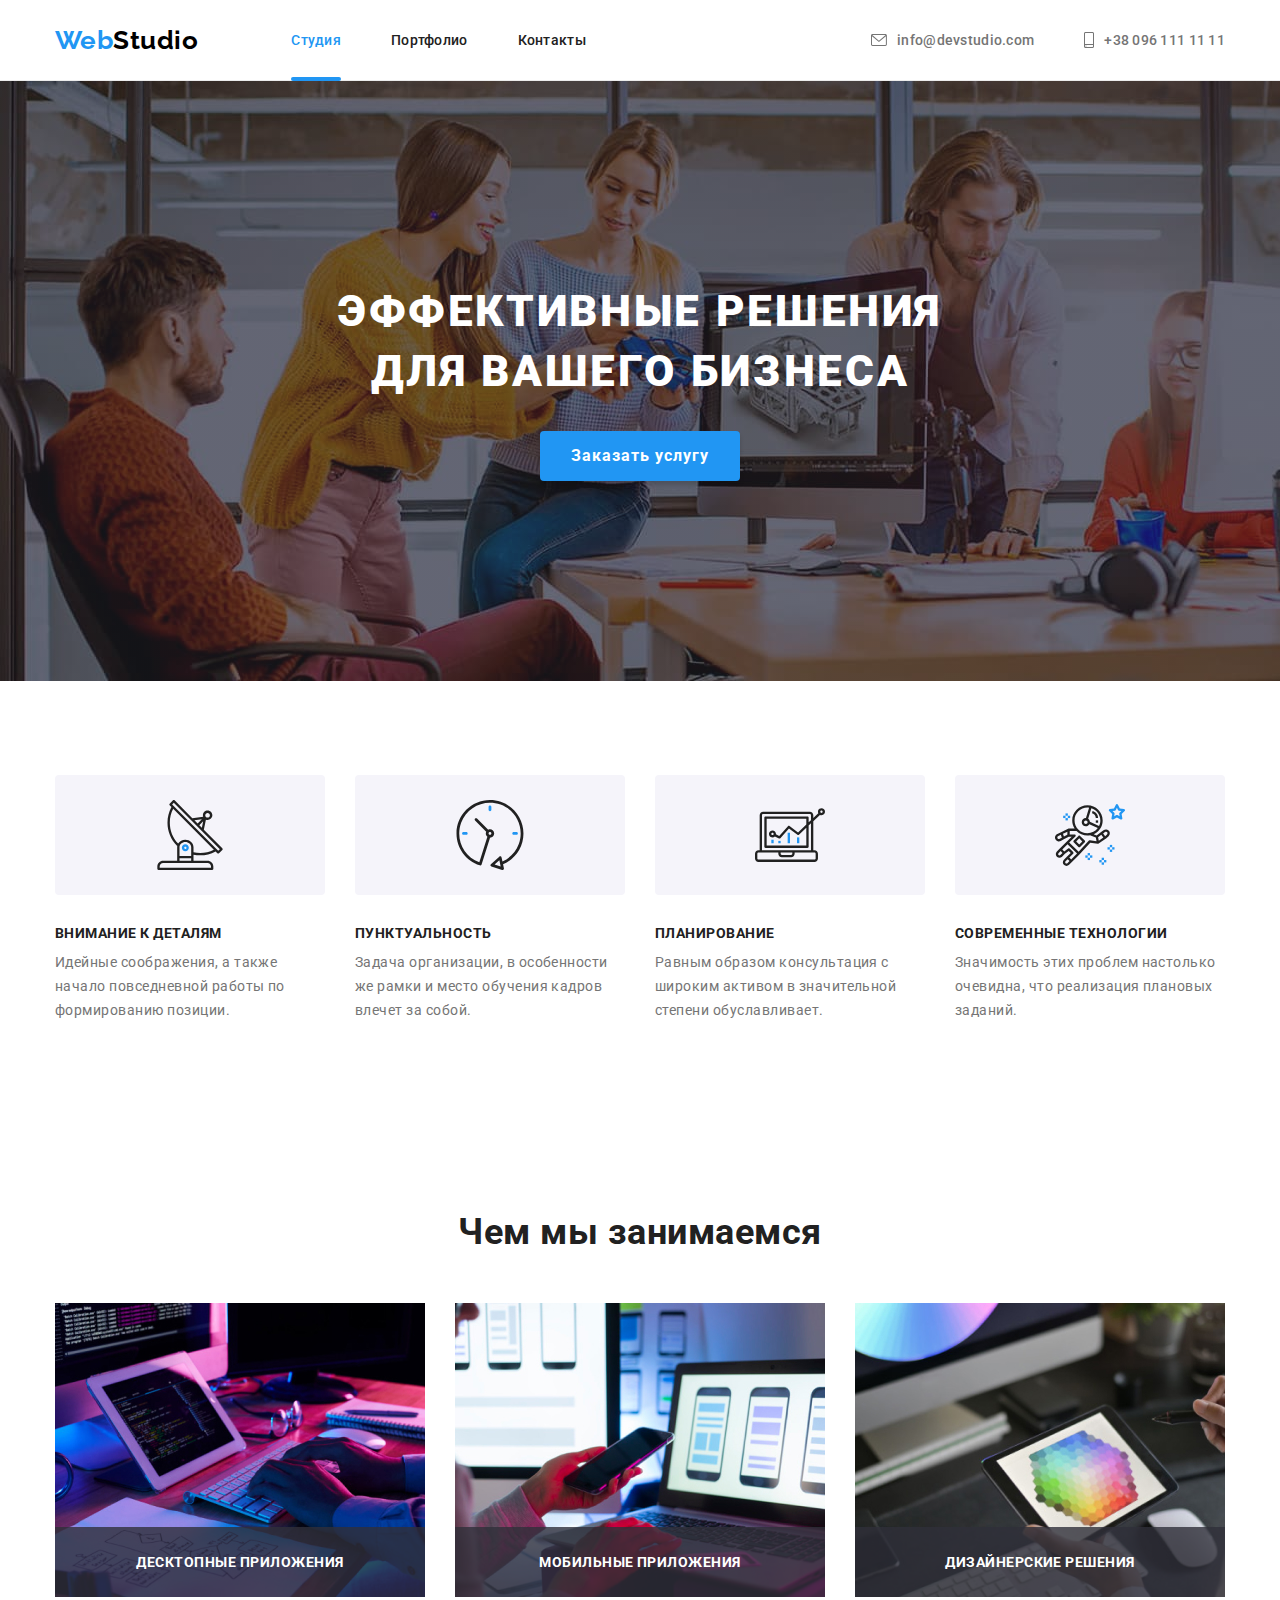
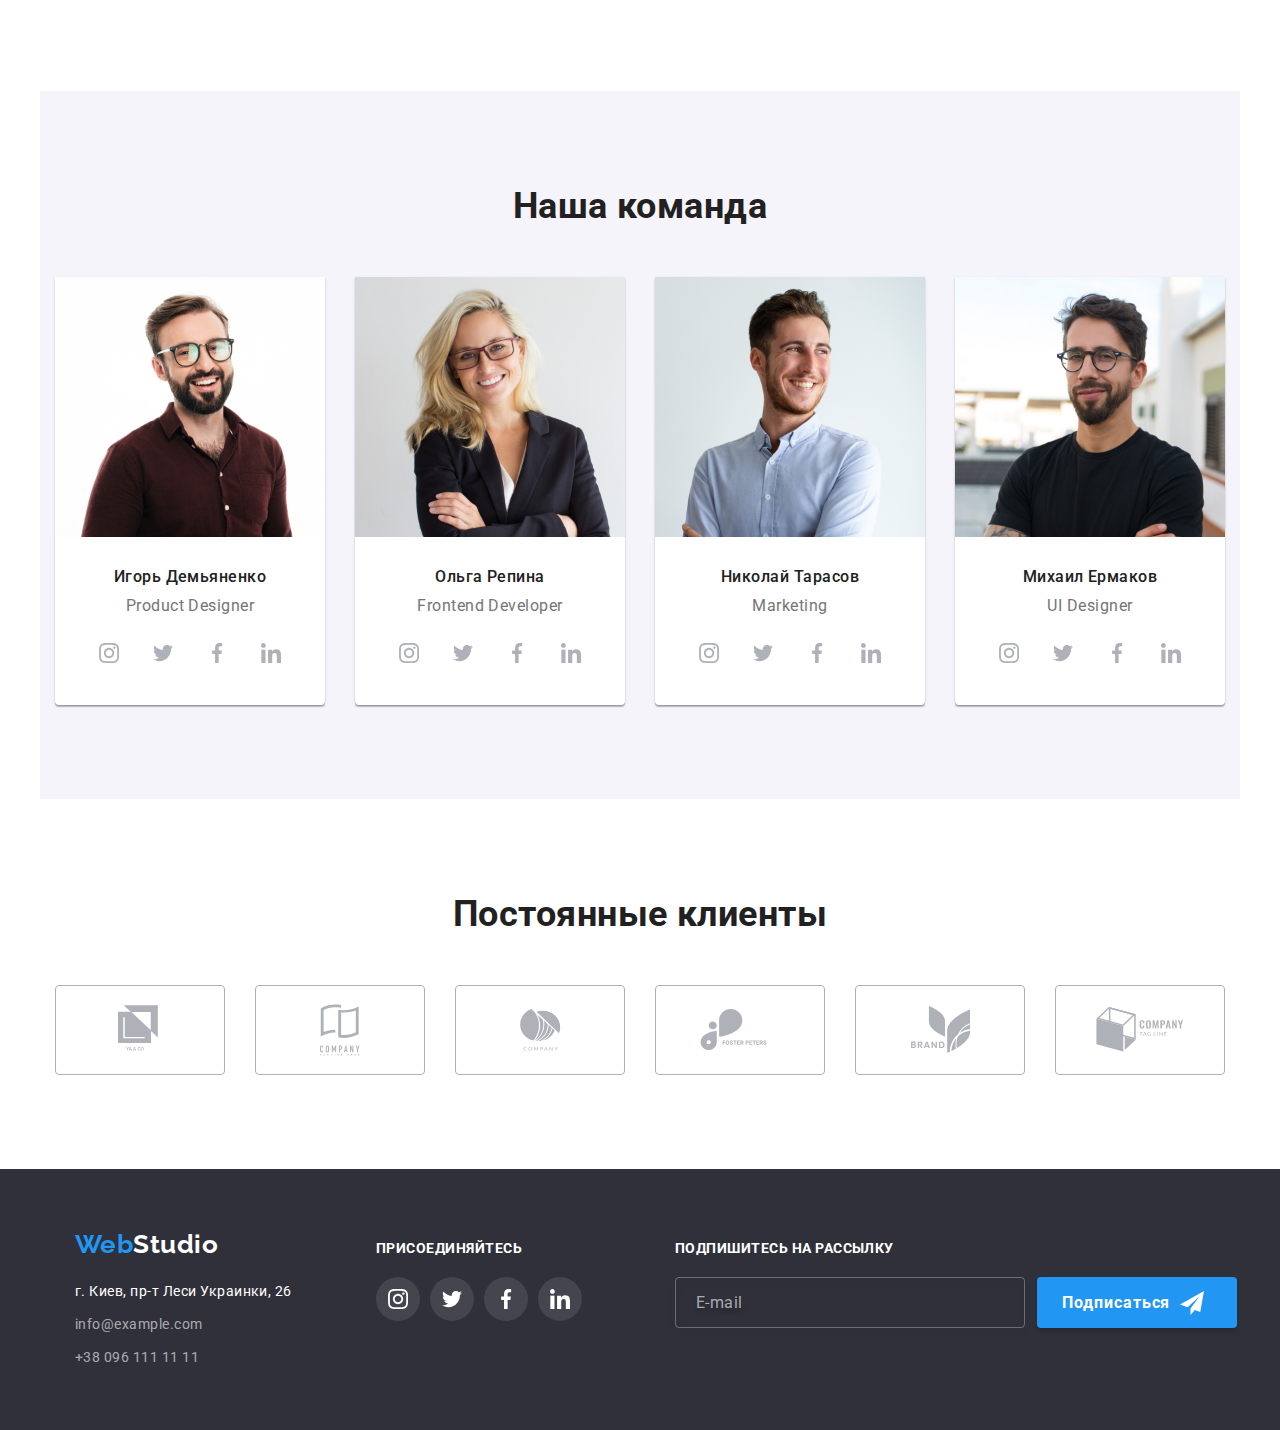
<file: index.html>
<!DOCTYPE html>
<html lang="ru">
<head>
    <meta charset="UTF-8">
    <meta name="viewport" content="width=device-width, initial-scale=1.0">
    <title>WebStudio</title>
    <link rel="preconnect" href="https://fonts.gstatic.com">
    <link href="https://fonts.googleapis.com/css2?family=Raleway:wght@700&family=Roboto:wght@400;500;700;900&display=swap"
        rel="stylesheet">
    <link rel="stylesheet" href="https://cdnjs.cloudflare.com/ajax/libs/modern-normalize/1.0.0/modern-normalize.min.css">
    <link rel="stylesheet" href="./css/main.min.css">
</head>
<body>
    <!-- Шапка страницы -->
    <header class="header">
        <!-- Главная навигация -->
      <div class="container">
          <nav class="navigation">
        <!-- Логотип, всегда ссылка -->
        <a href="./index.html" aria-label="логотип сайта" class="logo"><span class="logo-accent">Web</span>Studio</a>
    
        <ul class="site-nav list">
            <li class="item">
                <a href="./index.html" class="link current">Студия</a>
            </li>
            <li class="item">
                <a href="./portfolio.html" class="link">Портфолио</a>
            </li>
            <li class="item">
                <a href="./contacts.html" class="link">Контакты</a>
            </li>
        </ul>
    </nav>
    
    <address>
        <ul class="contacts-nav list">
            <li class="item">
                <a href="mailto:info@devstudio.com" class="link link-contact">
                    <svg class="mail-icon">
                        <use href="./images/svg/sprite.svg#icon-envelope"></use>
                    </svg>info@devstudio.com</a>
            </li>
            <li class="item">
                <a href="tel:+380961111111" class="link link-contact">
                    <svg class="tel-icon">
                        <use href="./images/svg/sprite.svg#icon-smartphone"></use>
                    </svg>+38 096 111 11 11</a>
            </li>
        </ul>
    </address>
      </div>
    </header>
    <main>
        <!-- Hero -->
        <section class="hero">
            <h1 class="hero-title">Эффективные решения <br> для вашего бизнеса</h1>
            <button class="button" type="button" data-modal-open>Заказать услугу</button>
        </section>
        </div>
        <!-- Особенности -->
        <section class="features">
            <div class="container">
                <h2 class="visually-hidden">Особенности</h2>
                <ul class="list">
                    <li class="features-item">
                        <div class="features-bcg-icon">
                            <svg class="features-icon">
                                <use href="./images/svg/sprite.svg#icon-antenna"></use>
                            </svg>
                        </div>
                        <h3 class="features-title">Внимание к деталям</h3>
                        <p class="features-description">Идейные соображения, а также начало повседневной работы по формированию позиции.
                        </p>
                    </li>
                    <li class="features-item">
                        <div class="features-bcg-icon">
                            <svg class="features-icon">
                                <use href="./images/svg/sprite.svg#icon-clock"></use>
                            </svg>
                        </div>
                        <h3 class="features-title">Пунктуальность</h3>
                        <p class="features-description">Задача организации, в особенности же рамки и место обучения кадров влечет за
                            собой.</p>
                    </li>
                    <li class="features-item">
                        <div class="features-bcg-icon">
                            <svg class="features-icon">
                                <use href="./images/svg/sprite.svg#icon-diagram"></use>
                            </svg>
                        </div>
                        <h3 class="features-title">Планирование</h3>
                        <p class="features-description">Равным образом консультация с широким активом в значительной степени
                            обуславливает.</p>
                    </li>
                    <li class="features-item">
                        <div class="features-bcg-icon">
                            <svg class="features-icon">
                                <use href="./images/svg/sprite.svg#icon-astronaut"></use>
                            </svg>
                        </div>
                        <h3 class="features-title">Современные технологии</h3>
                        <p class="features-description">Значимость этих проблем настолько очевидна, что реализация плановых заданий.</p>
                    </li>
                </ul>
            </div>
        </section>

        <!-- Чем мы занимаемся -->
        <section class="about container">
                <h2 class="about-title">Чем мы занимаемся</h2>
                <ul class="list">
                    <li class="about-item"><img src="images/main/box1.jpg" alt="работа с десктопными приложениями" width="370" height="294"><p>Десктопные приложения</p></li>
                    <li class="about-item"><img src="images/main/box2.jpg" alt="работа с телефонными приложениями" width="370" height="294"><p>Мобильные приложения</p></li>
                    <li class="about-item"><img src="images/main/box3.jpg" alt="работа с дизайном" width="370" height="294"><p>Дизайнерские решения</p></li>
                </ul>
        </section>
        <!-- Наша команда -->
        <section class="team container">
            <h2 class="team-title">Наша команда</h2>
            <ul class="list team">
                <li class="team-item">
                    <img src="images/main/our-team/igor-demianenko-img.jpg" alt="фото Игорь Демьяненко" width="270" height="260">
                    <div class="team-item-content">
                        <h3 class="team-item-title">Игорь Демьяненко</h3>
                        <p class="team-item-description" lang="en">Product Designer</p>
                        <ul class="list social-list">
                            <li class="social-item">
                                <a class="link" href="">
                                    <svg class="icon social-icon">
                                        <use href="./images/svg/sprite.svg#icon-instagram"></use>
                                    </svg>
                                </a>
                            </li>
                            <li class="social-item">
                                <a class="link" href="">
                                    <svg class="icon social-icon">
                                        <use href="./images/svg/sprite.svg#icon-twitter"></use>
                                    </svg>
                                </a>
                            </li>
                            <li class="social-item">
                                <a class="link" href="">
                                    <svg class="icon social-icon">
                                        <use href="./images/svg/sprite.svg#icon-facebook"></use>
                                    </svg>
                                </a>
                            </li>
                            <li class="social-item">
                                <a class="link" href="">
                                    <svg class="icon social-icon">
                                        <use href="./images/svg/sprite.svg#icon-linkedin"></use>
                                    </svg>
                                </a>
                            </li>
                        </ul>
                    </div>
                </li>
                <li class="team-item">
                    <img src="images/main/our-team/olga-repina-img.jpg" alt="фото Ольга Репина" width="270" height="260">
                    <div class="team-item-content">
                        <h3 class="team-item-title">Ольга Репина</h3>
                        <p class="team-item-description" lang="en">Frontend Developer</p>
                        <ul class="list social-list">
                            <li class="social-item">
                                <a class="link" href="">
                                    <svg class="icon social-icon">
                                        <use href="./images/svg/sprite.svg#icon-instagram"></use>
                                    </svg>
                                </a>
                            </li>
                            <li class="social-item">
                                <a class="link" href="">
                                    <svg class="icon social-icon">
                                        <use href="./images/svg/sprite.svg#icon-twitter"></use>
                                    </svg>
                                </a>
                            </li>
                            <li class="social-item">
                                <a class="link" href="">
                                    <svg class="icon social-icon">
                                        <use href="./images/svg/sprite.svg#icon-facebook"></use>
                                    </svg>
                                </a>
                            </li>
                            <li class="social-item">
                                <a class="link" href="">
                                    <svg class="icon social-icon">
                                        <use href="./images/svg/sprite.svg#icon-linkedin"></use>
                                    </svg>
                                </a>
                            </li>
                        </ul>
                    </div>
                </li>
                <li class="team-item">
                    <img src="images/main/our-team/nikolai-tarasov-img.jpg" alt="фото Николай Тарасов" width="270" height="260">
                    <div class="team-item-content">
                        <h3 class="team-item-title">Николай Тарасов</h3>
                        <p class="team-item-description" lang="en">Marketing</p>
                        <ul class="list social-list">
                            <li class="social-item">
                                <a class="link" href="">
                                    <svg class="icon social-icon">
                                        <use href="./images/svg/sprite.svg#icon-instagram"></use>
                                    </svg>
                                </a>
                            </li>
                            <li class="social-item">
                                <a class="link" href="">
                                    <svg class="icon social-icon">
                                        <use href="./images/svg/sprite.svg#icon-twitter"></use>
                                    </svg>
                                </a>
                            </li>
                            <li class="social-item">
                                <a class="link" href="">
                                    <svg class="icon social-icon">
                                        <use href="./images/svg/sprite.svg#icon-facebook"></use>
                                    </svg>
                                </a>
                            </li>
                            <li class="social-item">
                                <a class="link" href="">
                                    <svg class="icon social-icon">
                                        <use href="./images/svg/sprite.svg#icon-linkedin"></use>
                                    </svg>
                                </a>
                            </li>
                        </ul>
                    </div>
                </li>
                <li class="team-item">
                    <img src="images/main/our-team/michael-ermakov.jpg" alt="фото Михаил Ермаков" width="270" height="260">
                    <div class="team-item-content">
                        <h3 class="team-item-title">Михаил Ермаков</h3>
                        <p class="team-item-description" lang="en">UI Designer</p>
                        <ul class="list social-list">
                            <li class="social-item">
                                <a class="link" href="">
                                    <svg class="icon social-icon">
                                        <use href="./images/svg/sprite.svg#icon-instagram"></use>
                                    </svg>
                                </a>
                            </li>
                            <li class="social-item">
                                <a class="link" href="">
                                    <svg class="icon social-icon">
                                        <use href="./images/svg/sprite.svg#icon-twitter"></use>
                                    </svg>
                                </a>
                            </li>
                            <li class="social-item">
                                <a class="link" href="">
                                    <svg class="icon social-icon">
                                        <use href="./images/svg/sprite.svg#icon-facebook"></use>
                                    </svg>
                                </a>
                            </li>
                            <li class="social-item">
                                <a class="link" href="">
                                    <svg class="icon social-icon">
                                        <use href="./images/svg/sprite.svg#icon-linkedin"></use>
                                    </svg>
                                </a>
                            </li>
                        </ul>
                    </div>
                </li>
            </ul>

        </section>
        <!-- Постоянные клиенты -->
        <section class="container">
                <h2 class="customers-title">Постоянные клиенты</h2>
                <ul class="list customers">
                    <li>
                        <a class="customer-link" href="">
                            <svg class="icon customer-icon" width="44" height="49">
                                <use href="./images/svg/sprite.svg#icon-logo-1"></use>
                            </svg>
                        </a>
                    </li>
                    <li>
                        <a class="customer-link" href="">
                            <svg class="icon customer-icon" width="40" height="52">
                                <use href="./images/svg/sprite.svg#icon-logo-2"></use>
                            </svg>
                        </a>
                    </li>
                    <li>
                        <a class="customer-link" href="">
                            <svg class="icon customer-icon" width="41" height="42">
                                <use href="./images/svg/sprite.svg#icon-logo-3"></use>
                            </svg>
                        </a>
                    </li>
                    <li>
                        <a class="customer-link" href="">
                            <svg class="icon customer-icon" width="80" height="42">
                                <use href="./images/svg/sprite.svg#icon-logo-4"></use>
                            </svg>
                        </a>
                    </li>
                    <li>
                        <a class="customer-link" href="">
                            <svg class="icon customer-icon" width="59" height="47">
                                <use href="./images/svg/sprite.svg#icon-logo-5"></use>
                            </svg>
                        </a>
                    </li>
                    <li>
                        <a class="customer-link" href="">
                            <svg class="icon customer-icon" width="88" height="45">
                                <use href="./images/svg/sprite.svg#icon-logo-6"></use>
                            </svg>
                        </a>
                    </li>
                </ul>
        </section>
    </main>
    <!-- Подвал -->
    <footer class="footer">
        <!-- Логотип, всегда ссылка -->
        <div class="container">
            <div class="address">
                <a href="./index.html" aria-label="логотип сайта" class="logo inverse"><span class="logo-accent">Web</span>Studio</a>
                <!-- Контакты -->
                <address>
                    <ul class="list">
                        <li class="item"><a href="https://goo.gl/maps/KZqqGX3hnb8J8rTS9" class="link" target="_blank"
                                rel="noreferrer noopener">г.
                                Киев, пр-т Леси Украинки, 26</a></li>
                        <li class="item"><a href="mailto:info@example.com" class="link">info@example.com</a></li>
                        <li class="item"><a href="tel:+380961111111" class="link">+38 096 111 11 11</a></li>
                    </ul>
                </address>
            </div>
            <div class="social-media">
                <b>присоединяйтесь</b>
                <ul class="list social-list">
                    <li class="social-item">
                        <a class="link" href="">
                            <svg class="social-icon">
                                <use href="./images/svg/sprite.svg#icon-instagram"></use>
                            </svg>
                        </a>
                    </li>
                    <li class="social-item">
                        <a class="link" href="">
                            <svg class="social-icon">
                                <use href="./images/svg/sprite.svg#icon-twitter"></use>
                            </svg>
                        </a>
                    </li>
                    <li class="social-item">
                        <a class="link" href="">
                            <svg class="social-icon">
                                <use href="./images/svg/sprite.svg#icon-facebook"></use>
                            </svg>
                        </a>
                    </li>
                    <li class="social-item">
                        <a class="link" href="">
                            <svg class="social-icon">
                                <use href="./images/svg/sprite.svg#icon-linkedin"></use>
                            </svg>
                        </a>
                    </li>
                </ul>
            </div>
            <div class="subscription">
                <b>Подпишитесь на рассылку</b>
                <form class="subscription-form">
                    <input type="email" name="mail-subscription" id="mail-subscription" placeholder=" " class="subscription-input">
                    <label for="mail-subscription" class="subscription-label">E-mail</label>
                    <button type="submit" class="button">Подписаться<svg class="subscription-icon">
                        <use href="./images/svg/sprite.svg#icon-send"></use>
                    </svg>
                </button>
                </form>
            </div>
        </div>   
    </footer>
    <!-- Модальное окно -->
    <div class="backdrop is-hidden" data-modal>
        <div class="modal">
            <button type="button" class="close-btn" data-modal-close>
                <svg class="close">
                    <use href="./images/svg/sprite.svg#icon-vector"></use>
                </svg>
            </button>
            <b>Оставьте свои данные, мы вам перезвоним</b>
            <form class="js-speaker-form modal-form">
                <div class="form-field">
                    <input id="name" type="text" class="form-input" name="user-name" placeholder=" " autocomplete="off">
                    <label for="name" class="form-label">Имя</label>
                    <svg class="form-icon">
                        <use href="./images/svg/sprite.svg#icon-person-black"></use>
                    </svg>
                </div>
                <div class="form-field">
                    <input id="tel" type="tel" class="form-input" name="tel" placeholder=" " autocomplete="off">
                    <label for="tel" class="form-label">Телефон</label>
                    <svg class="form-icon">
                        <use href="./images/svg/sprite.svg#icon-phone-black"></use>
                    </svg>
                </div>
                <div class="form-field">
                    <input id="mail" type="email" class="form-input" name="e-mail" placeholder=" " autocomplete="off">
                    <label for="mail" class="form-label">Почта</label>
                    <svg class="form-icon">
                        <use href="./images/svg/sprite.svg#icon-email-black"></use>
                    </svg>
                </div>
                <div class="form-field">
                    <textarea class="form-comment" name="user-comment" placeholder="Введите текст"></textarea>
                    <label class="form-label comment">Комментарий</label>
                </div>
                <input id="user-policy" type="checkbox" name="user-policy" value="accept-policy" class="visually-hidden form-checkbox" required>
                    <!-- <span class="check-box"></span> -->
                <label for="user-policy" class="form-policy-text">Соглашаюсь с рассылкой и принимаю<a href="#">Условия договора</a>
                </label>
                <button type="submit" class="button form-btn">Отправить</button>
            </form>
        </div>
    <script src="./js/modal.js"></script>
    <script>
        (() => {
            document
                .querySelector('.js-speaker-form')
                .addEventListener('submit', e => {
                    e.preventDefault();

                    new FormData(e.currentTarget).forEach((value, name) =>
                        console.log(`${name}: ${value}`),
                    );

                    e.currentTarget.reset();
                });
        })();
    </script>
</body>
</html>
</file>
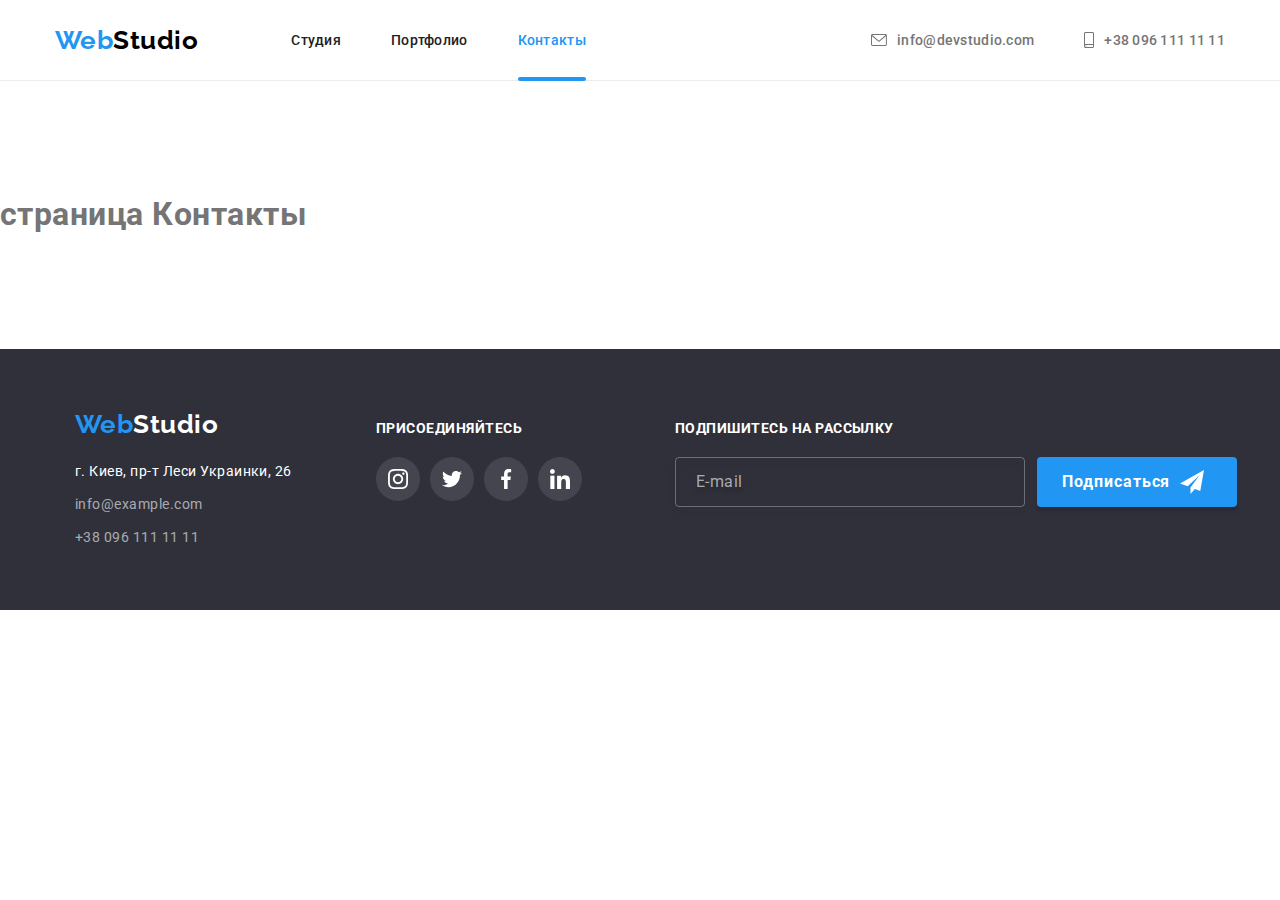
<file: contacts.html>
<!DOCTYPE html>
<html lang="en">
<head>
    <meta charset="UTF-8">
    <meta name="viewport" content="width=device-width, initial-scale=1.0">
    <title>WebStudio</title>
    <link rel="preconnect" href="https://fonts.gstatic.com">
    <link href="https://fonts.googleapis.com/css2?family=Raleway:wght@700&family=Roboto:wght@400;500;700;900&display=swap"
        rel="stylesheet">
    <link rel="stylesheet" href="https://cdnjs.cloudflare.com/ajax/libs/modern-normalize/1.0.0/modern-normalize.min.css">
    <link rel="stylesheet" href="./css/main.min.css">
</head>
<body>
    <!-- Шапка страницы -->
    <header class="header">
        <!-- Главная навигация -->
        <div class="container">
            <nav class="navigation">
                <!-- Логотип, всегда ссылка -->
                <a href="./index.html" aria-label="логотип сайта" class="logo"><span
                        class="logo-accent">Web</span>Studio</a>
    
                <ul class="site-nav list">
                    <li class="item">
                        <a href="./index.html" class="link">Студия</a>
                    </li>
                    <li class="item">
                        <a href="./portfolio.html" class="link">Портфолио</a>
                    </li>
                    <li class="item">
                        <a href="./contacts.html" class="link current">Контакты</a>
                    </li>
                </ul>
            </nav>
    
            <address>
                <ul class="contacts-nav list">
                    <li class="item">
                        <a href="mailto:info@devstudio.com" class="link link-contact">
                            <svg class="mail-icon">
                                <use href="./images/svg/sprite.svg#icon-envelope"></use>
                            </svg>info@devstudio.com</a>
                    </li>
                    <li class="item">
                        <a href="tel:+380961111111" class="link link-contact">
                            <svg class="tel-icon">
                                <use href="./images/svg/sprite.svg#icon-smartphone"></use>
                            </svg>+38 096 111 11 11</a>
                    </li>
                </ul>
            </address>
        </div>
    </header>
    <main>
        <section>
            <h1>страница Контакты</h1>
        </section>
    </main>
    <!-- Подвал -->
    <footer class="footer">
        <!-- Логотип, всегда ссылка -->
        <div class="container">
            <div class="address">
                <a href="./index.html" aria-label="логотип сайта" class="logo inverse"><span
                        class="logo-accent">Web</span>Studio</a>
                <!-- Контакты -->
                <address>
                    <ul class="list">
                        <li class="item"><a href="https://goo.gl/maps/KZqqGX3hnb8J8rTS9" class="link" target="_blank"
                                rel="noreferrer noopener">г.
                                Киев, пр-т Леси Украинки, 26</a></li>
                        <li class="item"><a href="mailto:info@example.com" class="link">info@example.com</a></li>
                        <li class="item"><a href="tel:+380961111111" class="link">+38 096 111 11 11</a></li>
                    </ul>
                </address>
            </div>
            <div class="social-media">
                <b>присоединяйтесь</b>
                <ul class="list social-list">
                    <li class="social-item">
                        <a class="link" href="">
                            <svg class="social-icon">
                                <use href="./images/svg/sprite.svg#icon-instagram"></use>
                            </svg>
                        </a>
                    </li>
                    <li class="social-item">
                        <a class="link" href="">
                            <svg class="social-icon">
                                <use href="./images/svg/sprite.svg#icon-twitter"></use>
                            </svg>
                        </a>
                    </li>
                    <li class="social-item">
                        <a class="link" href="">
                            <svg class="social-icon">
                                <use href="./images/svg/sprite.svg#icon-facebook"></use>
                            </svg>
                        </a>
                    </li>
                    <li class="social-item">
                        <a class="link" href="">
                            <svg class="social-icon">
                                <use href="./images/svg/sprite.svg#icon-linkedin"></use>
                            </svg>
                        </a>
                    </li>
                </ul>
            </div>
            <div class="subscription">
                <b>Подпишитесь на рассылку</b>
                <form class="subscription-form">
                    <input type="email" name="mail-subscription" id="mail-subscription" placeholder=" " class="subscription-input">
                    <label for="mail-subscription" class="subscription-label">E-mail</label>
                    <button type="submit" class="button">Подписаться<svg class="subscription-icon">
                            <use href="./images/svg/sprite.svg#icon-send"></use>
                        </svg>
                    </button>
                </form>
            </div>
        </div>
    </footer>
</body>
</html>
</file>
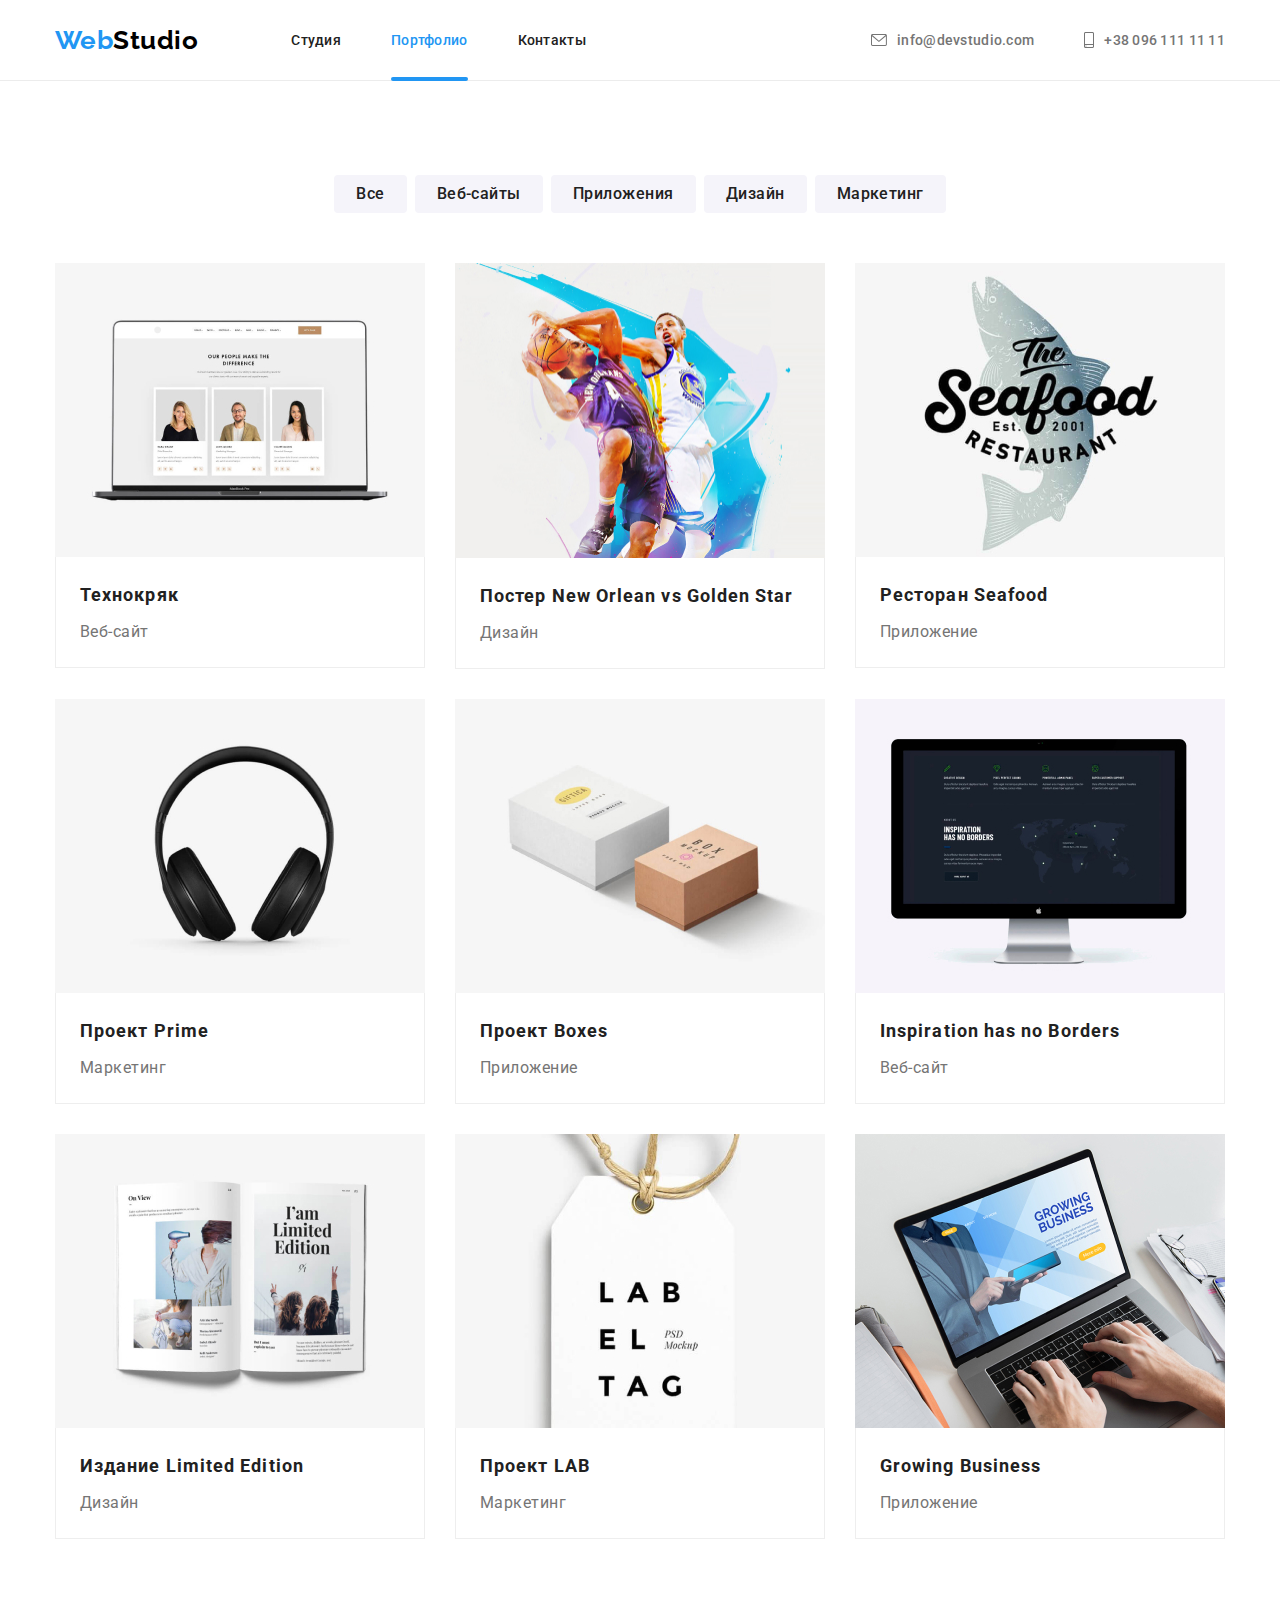
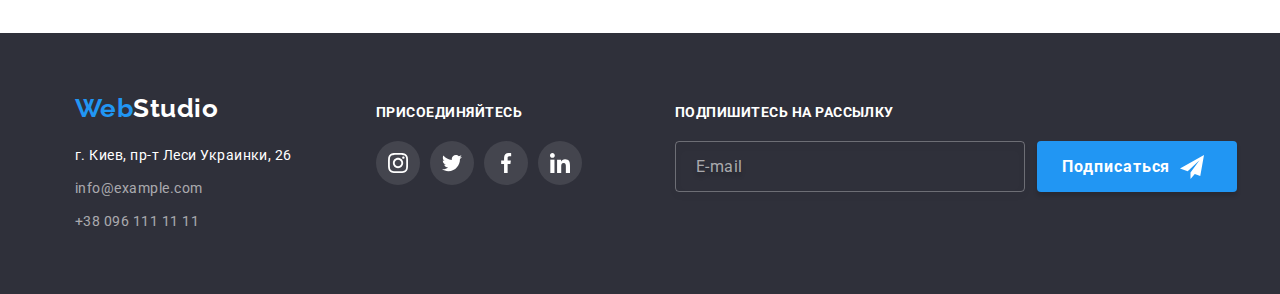
<file: portfolio.html>
<!-- Портфолио -->
<!DOCTYPE html>
<html lang="en">
<head>
    <meta charset="UTF-8">
    <meta name="viewport" content="width=device-width, initial-scale=1.0">
    <title>WebStudio</title>
    <link rel="preconnect" href="https://fonts.gstatic.com">
    <link href="https://fonts.googleapis.com/css2?family=Raleway:wght@700&family=Roboto:wght@400;500;700;900&display=swap"
        rel="stylesheet">
    <link rel="stylesheet" href="https://cdnjs.cloudflare.com/ajax/libs/modern-normalize/1.0.0/modern-normalize.min.css">
    <link rel="stylesheet" href="./css/main.min.css">
</head>
<body>
    <!-- Шапка страницы -->
        <header class="header">
            <!-- Главная навигация -->
            <div class="container">
                <nav class="navigation">
                    <!-- Логотип, всегда ссылка -->
                    <a href="./index.html" aria-label="логотип сайта" class="logo"><span
                            class="logo-accent">Web</span>Studio</a>
        
                    <ul class="site-nav list">
                        <li class="item">
                            <a href="./index.html" class="link">Студия</a>
                        </li>
                        <li class="item">
                            <a href="./portfolio.html" class="link current">Портфолио</a>
                        </li>
                        <li class="item">
                            <a href="./contacts.html" class="link">Контакты</a>
                        </li>
                    </ul>
                </nav>
        
                <address>
                    <ul class="contacts-nav list">
                        <li class="item">
                            <a href="mailto:info@devstudio.com" class="link link-contact">
                                <svg class="mail-icon">
                                    <use href="./images/svg/sprite.svg#icon-envelope"></use>
                                </svg>info@devstudio.com</a>
                        </li>
                        <li class="item">
                            <a href="tel:+380961111111" class="link link-contact">
                                <svg class="tel-icon">
                                    <use href="./images/svg/sprite.svg#icon-smartphone"></use>
                                </svg>+38 096 111 11 11</a>
                        </li>
                    </ul>
                </address>
            </div>
        </header>
<main class="main">
    <section>
        <div class="container">
            <h1 class="visually-hidden">страница Портфолио</h1>
            <ul class="list list-buttons">
                <li class="item"><button type="button" class="buttons">Все</button></li>
                <li class="item"><button type="button" class="buttons">Веб-сайты</button></li>
                <li class="item"><button type="button" class="buttons">Приложения</button></li>
                <li class="item"><button type="button" class="buttons">Дизайн</button></li>
                <li class="item"><button type="button" class="buttons">Маркетинг</button></li>
            </ul>
            <ul class="list portfolio-list">
                    <li class="card">
                        <a class="card-link" href="">
                            <div class="overlay">
                                <img class="image" src="images/portfolio/img-01.jpg" alt="открытый ноутбук" width="370" height="294">
                                <p class="overlay-content">Технокряк это современная площадка распространения коронавируса. Компании используют эту платформу для цифрового шпионажа и атак на защищённые сервера конкурентов.
                                </p>
                            </div>
                            <div class="card-content">
                                <h2 class="portfolio-list-title">Технокряк</h2>
                                <p class="portfolio-list-item">Веб-сайт</p>
                            </div>     
                        </a>
                    </li>
                    <li class="card">
                        <a class="card-link" href="">
                            <div class="overlay">
                                <img class="image" src="images/portfolio/img-02.jpg" alt="два баскетболиста и мяч" width="370" height="295">
                                <p class="overlay-content">Технокряк это современная площадка распространения коронавируса. Компании используют эту
                                платформу для цифрового шпионажа и атак на защищённые сервера конкурентов.
                                </p>
                            </div>
                            <div class="card-content">
                                <h2 class="portfolio-list-title">Постер <span lang="en">New Orlean vs Golden Star</span></h2>
                                <p class="portfolio-list-item">Дизайн</p>
                            </div>
                        </a>
                    </li>
                    <li class="card">
                        <a class="card-link" href="">
                            <div class="overlay">
                                <img class="image" src="images/portfolio/img-03.jpg" alt="рыба логотип ресторана" width="370" height="294">
                                <p class="overlay-content">Технокряк это современная площадка распространения коронавируса. Компании используют эту
                                платформу для цифрового шпионажа и атак на защищённые сервера конкурентов.
                                </p>
                            </div>
                            <div class="card-content">
                                <h2 class="portfolio-list-title">Ресторан <span lang="en">Seafood</span></h2>
                                <p class="portfolio-list-item">Приложение</p>
                            </div>
                        </a>
                    </li>
                    <li class="card">
                        <a class="card-link" href="">
                            <div class="overlay">
                                <img class="image" src="images/portfolio/img-04.jpg" alt="наушники" width="370" height="294">
                                <p class="overlay-content">Технокряк это современная площадка распространения коронавируса. Компании используют эту
                                платформу для цифрового шпионажа и атак на защищённые сервера конкурентов.
                                </p>
                            </div>
                            <div class="card-content">
                                <h2 class="portfolio-list-title">Проект <span lang="en">Prime</span></h2>
                                <p class="portfolio-list-item">Маркетинг</p>
                            </div>
                        </a>
                    </li>
                    <li class="card">
                        <a class="card-link" href="">
                            <div class="overlay">
                                <img class="image" src="images/portfolio/img-05.jpg" alt="две коробки" width="370" height="294">
                                <p class="overlay-content">Технокряк это современная площадка распространения коронавируса. Компании используют эту платформу для цифрового шпионажа и атак на защищённые сервера конкурентов.
                                </p>
                            </div>
                            <div class="card-content">
                                <h2 class="portfolio-list-title">Проект <span lang="en">Boxes</span></h2>
                                <p class="portfolio-list-item">Приложение</p>
                            </div>
                        </a>
                    </li>
                    <li class="card">
                        <a class="card-link" href="">
                            <div class="overlay">
                                <img class="image" src="images/portfolio/img-06.jpg" alt="монитор компьютера" width="370" height="294">
                                <p class="overlay-content">Технокряк это современная площадка распространения коронавируса. Компании используют эту платформу для цифрового шпионажа и атак на защищённые сервера конкурентов.
                                </p>
                            </div>
                            <div class="card-content">
                                <h2 class="portfolio-list-title" lang="en">Inspiration has no Borders</h2>
                                <p class="portfolio-list-item">Веб-сайт</p>
                            </div>
                        </a>
                    </li>
                    <li class="card">
                        <a class="card-link" href="">
                            <div class="overlay">
                                <img class="image" src="images/portfolio/img-07.jpg" alt="развернутый журнал" width="370" height="294">
                                <p class="overlay-content">Технокряк это современная площадка распространения коронавируса. Компании используют эту платформу для цифрового шпионажа и атак на защищённые сервера конкурентов.
                                </p>
                            </div>
                            <div class="card-content">
                                <h2 class="portfolio-list-title">Издание <span lang="en">Limited Edition</span></h2>
                                <p class="portfolio-list-item">Дизайн</p>
                            </div>
                        </a>
                    </li>
                    <li class="card">
                        <a class="card-link" href="">
                            <div class="overlay">
                                <img class="image" src="images/portfolio/img-08.jpg" alt="ярлык на веревочке" width="370" height="294">
                                <p class="overlay-content">Технокряк это современная площадка распространения коронавируса. Компании используют эту платформу для цифрового шпионажа и атак на защищённые сервера конкурентов.
                                </p>
                            </div>
                            <div class="card-content">
                                <h2 class="portfolio-list-title">Проект <span lang="en">LAB</span></h2>
                                <p class="portfolio-list-item">Маркетинг</p>
                            </div>
                        </a>
                    </li>
                    <li class="card">
                        <a class="card-link" href="">
                            <div class="overlay">
                                <img class="image" src="images/portfolio/img-09.jpg" alt="чьи-то руки печатают на ноутбуке" width="370" height="294">
                                <p class="overlay-content">Технокряк это современная площадка распространения коронавируса. Компании используют эту платформу для цифрового шпионажа и атак на защищённые сервера конкурентов.
                                </p>
                            </div>
                            <div class="card-content">
                                <h2 class="portfolio-list-title" lang="en">Growing Business</h2>
                                <p class="portfolio-list-item">Приложение</p>
                            </div>
                
                        </a>
                    </li>
            </ul>
        </div>
    </section>
</main>
    <!-- Подвал -->
    <footer class="footer">
        <!-- Логотип, всегда ссылка -->
        <div class="container">
            <div class="address">
                <a href="./index.html" aria-label="логотип сайта" class="logo inverse"><span
                        class="logo-accent">Web</span>Studio</a>
                <!-- Контакты -->
                <address>
                    <ul class="list">
                        <li class="item"><a href="https://goo.gl/maps/KZqqGX3hnb8J8rTS9" class="link" target="_blank"
                                rel="noreferrer noopener">г.
                                Киев, пр-т Леси Украинки, 26</a></li>
                        <li class="item"><a href="mailto:info@example.com" class="link">info@example.com</a></li>
                        <li class="item"><a href="tel:+380961111111" class="link">+38 096 111 11 11</a></li>
                    </ul>
                </address>
            </div>
            <div class="social-media">
                <b>присоединяйтесь</b>
                <ul class="list social-list">
                    <li class="social-item">
                        <a class="link" href="">
                            <svg class="social-icon">
                                <use href="./images/svg/sprite.svg#icon-instagram"></use>
                            </svg>
                        </a>
                    </li>
                    <li class="social-item">
                        <a class="link" href="">
                            <svg class="social-icon">
                                <use href="./images/svg/sprite.svg#icon-twitter"></use>
                            </svg>
                        </a>
                    </li>
                    <li class="social-item">
                        <a class="link" href="">
                            <svg class="social-icon">
                                <use href="./images/svg/sprite.svg#icon-facebook"></use>
                            </svg>
                        </a>
                    </li>
                    <li class="social-item">
                        <a class="link" href="">
                            <svg class="social-icon">
                                <use href="./images/svg/sprite.svg#icon-linkedin"></use>
                            </svg>
                        </a>
                    </li>
                </ul>
            </div>
            <div class="subscription">
                <b>Подпишитесь на рассылку</b>
                <form class="subscription-form">
                    <input type="email" name="mail-subscription" id="mail-subscription" placeholder=" " class="subscription-input">
                    <label for="mail-subscription" class="subscription-label">E-mail</label>
                    <button type="submit" class="button subscribe-btn">Подписаться<svg class="subscription-icon">
                            <use href="./images/svg/sprite.svg#icon-send"></use>
                        </svg>
                    </button>
                </form>
            </div>
        </div>
    </footer>
</body>
</html>
</file>
<file: css/main.min.css>
.visually-hidden{position:absolute;width:1px;height:1px;margin:-1px;border:0;padding:0;white-space:nowrap;clip-path:inset(100%);clip:rect(0 0 0 0);overflow:hidden}:root{--primary-text-color: #757575;--title-text-color: #212121;--accent-color: #2196f3;--title-color: #ffffff;--footer-text-color: rgba(255, 255, 255, 0.6);--bcg-secondary-color: #2f303a;--bcg-primary-color: #f5f4fa;--svg-color: #afb1b8;--card-set-gap: 30px;--timing-function: cubic-bezier(0.4, 0, 0.2, 1)}body{background-color:var(--title-color);color:var(--primary-text-color);scroll-behavior:smooth;font-family:'Roboto', sans-serif;letter-spacing:0.03em}address{font-style:normal}img{max-width:100%;display:block}section{padding-top:94px;padding-bottom:94px}header{background-color:var(--title-color);border-bottom:1px solid #ececec}.list{margin:0;padding:0;list-style:none}.container{padding-right:15px;padding-left:15px;margin-left:auto;margin-right:auto;width:1200px}.logo{color:#000000;text-decoration:none;font-family:'Raleway', sans-serif;font-weight:700;font-size:26px;line-height:1.192}.logo-accent{color:var(--accent-color)}.site-nav a,.contacts-nav a{display:block;font-weight:500;font-size:14px;line-height:1.143;letter-spacing:0.02em;text-decoration:none;padding-top:32px;padding-bottom:32px}.current{position:relative}.link.current::after{display:block;content:'';position:absolute;left:0;bottom:-1px;background-color:var(--accent-color);width:100%;height:4px;border-radius:2px}.site-nav .link{color:var(--title-text-color)}.site-nav .link:hover,.site-nav .link:focus,.site-nav .link.current{color:var(--accent-color)}.contacts-nav .link{display:inline-flex;color:var(--primary-text-color)}.contacts-nav .link:hover,.contacts-nav .link:focus{color:var(--accent-color)}.contacts-nav .link,.site-nav .link,.footer .link{transition:color 250ms var(--timing-function)}.header>.container{display:flex;justify-content:space-between;align-items:center}.navigation{display:flex;align-items:center}.site-nav{display:flex;margin-left:93px}.site-nav .item+.item{margin-left:50px}.contacts-nav{display:flex;align-items:center}.contacts-nav .item+.item{margin-left:50px}.link-contact{align-items:center}.mail-icon,.tel-icon{width:16px;height:12px;fill:currentColor;margin-right:10px}.tel-icon{width:10px;height:16px}.logo.inverse{display:inline-block;color:var(--title-color);font-family:'Raleway', sans-serif;font-weight:700;font-size:26px;line-height:1.192;margin-bottom:20px}.footer{background-color:var(--bcg-secondary-color);padding:60px}.footer .link{color:var(--footer-text-color);text-decoration:none;font-weight:400;font-size:14px;line-height:1.714}.footer .link:hover,.footer .link:focus{color:var(--accent-color)}.footer a[href="https://goo.gl/maps/KZqqGX3hnb8J8rTS9"]{color:var(--title-color)}.footer>.container{display:flex;align-items:baseline}.address .item:not(:last-child){margin-bottom:9px}b{font-weight:700;font-size:14px;line-height:1.143;text-transform:uppercase;color:var(--title-color)}.address .list{padding-right:14px}.social-media{margin-left:70px}.social-media .link{background-color:rgba(255,255,255,0.1)}.social-media .social-icon{fill:var(--title-color)}.social-media .social-list{margin-top:20px}.subscription{margin-left:93px}.subscription-form{display:flex;position:relative;margin-top:20px}.subscription-form .button{margin-left:12px;display:flex;align-items:center;text-align:center}.subscription-input{font:inherit;margin:0;padding:15px;padding-left:20px;width:350px;border:1px solid rgba(255,255,255,0.3);filter:drop-shadow(0px 4px 4px rgba(0,0,0,0.15));border-radius:4px;background-color:transparent;color:var(--title-color)}.subscription-label{position:absolute;top:50%;left:16px;transform:translateY(-50%);padding-left:5px;padding-right:5px;font-weight:400;font-size:16px;line-height:1.25;transition:transform 250ms var(--timing-function);color:var(--footer-text-color);text-shadow:0px 4px 4px rgba(0,0,0,0.25)}.subscription-input:focus+.subscription-label,.subscription-input:not(:placeholder-shown)+.subscription-label{transform:translateY(-35px);background-color:var(--bcg-secondary-color)}.subscription-icon{width:24px;height:24px;margin-left:10px}.hero{background-color:var(--bcg-secondary-color);background-image:linear-gradient(to right, rgba(47,48,58,0.4), rgba(47,48,58,0.4)),url("../images/hero/img-bg.jpg");background-repeat:no-repeat;background-size:cover;text-align:center;padding:200px 100px}.hero-title{margin:0;margin-bottom:30px;color:var(--title-color);font-weight:900;font-size:44px;line-height:1.364;letter-spacing:0.06em;text-transform:uppercase}.button{min-width:200px;min-height:50px;background-color:var(--accent-color);color:var(--title-color);font-family:'Roboto', sans-serif;font-weight:700;font-size:16px;line-height:1.875;letter-spacing:0.06em;box-shadow:0px 4px 4px rgba(0,0,0,0.15);border-radius:4px;border:none;padding:10px 25px}.button:hover,.button:focus{cursor:pointer}.backdrop{position:fixed;top:0;left:0;width:100%;height:100%;background-color:rgba(0,0,0,0.2);opacity:1;visibility:visible;transition:opacity 400ms ease-in-out, visibility 400ms ease-in-out}.backdrop.is-hidden{visibility:hidden;opacity:0;pointer-events:none}.modal{position:absolute;top:50%;left:50%;transform:translate(-50%, -50%) scale(1) rotate(0);width:528px;min-height:581px;box-shadow:0px 1px 3px rgba(0,0,0,0.12),0px 1px 1px rgba(0,0,0,0.14),0px 2px 1px rgba(0,0,0,0.2);border-radius:4px;transition:transform 400ms ease-in-out;padding:40px}.backdrop.is-hidden .modal{transform:translate(100%, -100%) scale(0.2) rotate(115deg)}.modal>b{display:block;color:var(--title-text-color);font-size:20px;line-height:1.15;text-align:center;text-transform:none;margin-bottom:30px}.modal-form{display:flex;flex-direction:column}.form-field{position:relative;margin-bottom:28px}.form-field:nth-child(4){margin-bottom:20px}.form-field:hover{cursor:pointer}.form-label{position:absolute;top:50%;left:42px;transform:translateY(-50%);font-weight:400;font-size:12px;line-height:1.167;letter-spacing:0.01em;transition:transform 250ms var(--timing-function)}.form-label.comment{top:10px;left:16px}.form-label:hover{cursor:pointer}.form-comment,.form-input{width:100%;border:1px solid rgba(33,33,33,0.2);border-radius:4px}.form-comment:focus,.form-input:focus{outline:none;border-color:var(--accent-color)}.form-comment:hover,.form-input:hover,.form-comment:focus,.form-input:focus{cursor:pointer}.form-comment{display:block;height:120px;resize:none;padding:15px 16px;transition:border-color 250ms var(--timing-function)}.form-comment::placeholder{font-weight:400;font-size:12px;line-height:1.167;letter-spacing:0.01em;color:rgba(117,117,117,0.5)}.form-comment:focus+.form-label,.form-comment:not(:placeholder-shown)+.form-label{transform:translate(-16px, -25px)}.form-input{height:40px;padding:12px 42px;transition:border-color 250ms var(--timing-function)}.form-input:focus+.form-label,.form-input:not(:placeholder-shown)+.form-label{transform:translate(-42px, -37px)}.form-icon{width:18px;height:18px;position:absolute;top:50%;left:12px;transform:translateY(-50%);transition:fill 250ms var(--timing-function)}.form-input:focus ~ .form-icon,.form-input:hover ~ .form-icon,.form-icon:hover{fill:var(--accent-color)}.form-policy-text{font-weight:400;font-size:14px;line-height:24px;margin-top:20px}.form-policy-text:hover{cursor:pointer}.form-policy-text>a{color:var(--accent-color);text-decoration-skip-ink:none}.form-policy-text::before{content:'';display:inline-block;width:16px;height:16px;margin-right:8px;border:2px solid var(--title-text-color);border-radius:2px;box-shadow:0px 4px 4px rgba(0,0,0,0.25)}.form-checkbox:checked+.form-policy-text::before{background-color:var(--accent-color);background-image:url(../images/svg/icon-check.svg);background-size:contain;background-origin:border-box;border-radius:2px;box-shadow:0px 4px 4px rgba(0,0,0,0.25);border:1px solid var(--accent-color)}.form-checkbox:focus+.form-policy-text::before{border-radius:2px;box-shadow:0px 4px 4px rgba(0,0,0,0.25);border:2px solid var(--accent-color)}.form-btn{width:200px;margin:30px auto 0}.close-btn,.modal{background-color:var(--title-color)}.close-btn{position:absolute;top:8px;right:8px;display:flex;justify-content:center;align-items:center;width:30px;height:30px;cursor:pointer;border:1px solid rgba(0,0,0,0.1);border-radius:50%;box-shadow:0px 1px 3px rgba(0,0,0,0.12),0px 1px 1px rgba(0,0,0,0.14),0px 2px 1px rgba(0,0,0,0.2)}.close{width:11px;height:11px;fill:#000000;transition:fill 250ms var(--timing-function)}.close-btn:hover .close,.close-btn:focus .close{fill:var(--accent-color)}.features-item{width:270px}.features-item:not(:last-child){margin-right:30px}.features-bcg-icon{height:120px;background-color:var(--bcg-primary-color);margin-bottom:30px;border-radius:4px;display:flex;justify-content:center;align-items:center}.features-icon{width:70px;height:70px}.features-title{color:var(--title-text-color);font-weight:700;font-size:14px;line-height:1.143;text-transform:uppercase;margin-top:0;margin-bottom:10px}.features-description{font-weight:400;font-size:14px;line-height:1.714;margin:0}.features .list{display:flex}.about-title{color:var(--title-text-color);font-size:36px;font-weight:700;line-height:1.167;text-align:center;margin-top:0;margin-bottom:50px}.about .list{display:flex}.about-item{position:relative}.about-item+.about-item{margin-left:30px}.about-item>p{position:absolute;bottom:0;width:100%;color:var(--title-color);background:rgba(47,48,58,0.8);font-weight:700;font-size:14px;line-height:1.143;text-align:center;text-transform:uppercase;padding-top:27px;padding-bottom:27px;margin:0}.team{background-color:var(--bcg-primary-color)}.team-title{color:var(--title-text-color);font-weight:700;font-size:36px;line-height:1.167;text-align:center;margin-top:0;margin-bottom:50px}.team-item{width:270px;background-color:var(--title-color);box-shadow:0px 1px 3px rgba(0,0,0,0.12),0px 1px 1px rgba(0,0,0,0.14),0px 2px 1px rgba(0,0,0,0.2);border-radius:0px 0px 4px 4px;text-align:center}.team-item-content{padding:30px 32px}.team-item-title{color:var(--title-text-color);font-weight:500;font-size:16px;line-height:1.188;margin:0}.team-item-description{font-weight:400;font-size:16px;line-height:1.188;margin-top:10px;margin-bottom:0}.social-list{display:flex;margin-top:16px}.social-item>.link{display:flex;justify-content:center;align-items:center;width:44px;height:44px;border-radius:50%;transition:background-color 250ms var(--timing-function)}.social-item>.link:hover,.social-item>.link:focus{background-color:var(--accent-color)}.social-item:not(:last-child){margin-right:10px}.social-icon{width:20px;height:20px;transition:fill 250ms var(--timing-function)}.social-item>.link:hover .social-icon,.social-item>.link:focus .social-icon{fill:#ffffff}.icon{fill:var(--svg-color)}.list.team{display:flex;justify-content:space-between}.customers-title{color:var(--title-text-color);font-weight:700;font-size:36px;line-height:1.167;text-align:center;margin-top:0;margin-bottom:50px}.customer-link{width:170px;height:90px;border:1px solid var(--svg-color);border-radius:4px;display:flex;justify-content:center;align-items:center;transition:border-color 250ms var(--timing-function)}.customer-link:hover,.customer-link:focus{border-color:var(--accent-color)}.customer-icon{transition:fill 250ms var(--timing-function)}.customer-link:hover .customer-icon,.customer-link:focus .customer-icon{fill:var(--accent-color)}.customers{display:flex;justify-content:space-between}.buttons{border-radius:4px;border:none;padding:6px 22px;background-color:var(--bcg-primary-color);color:var(--title-text-color);font-family:'Roboto', sans-serif;font-weight:500;font-size:16px;line-height:1.625;text-align:center;letter-spacing:0.03em;transition:color 250ms var(--timing-function),background-color 250ms var(--timing-function),box-shadow 250ms var(--timing-function)}.buttons:hover,.buttons:focus{background-color:var(--accent-color);color:var(--title-color);cursor:pointer;box-shadow:0px 3px 1px rgba(0,0,0,0.1),0px 1px 2px rgba(0,0,0,0.08),0px 2px 2px rgba(0,0,0,0.12)}.list-buttons{display:flex;margin-bottom:50px;justify-content:center}.list-buttons>.item+.item{margin-left:8px}.portfolio-list{display:flex;flex-wrap:wrap;margin-left:calc(-1 * var(--card-set-gap));margin-top:calc(-1 * var(--card-set-gap))}.card{display:block;flex-basis:calc(100% / 3 - 30px);margin-left:var(--card-set-gap);margin-top:var(--card-set-gap)}.card-link{display:block;text-decoration:none;transition:box-shadow 250ms var(--timing-function)}.card-link:hover,.card-link:focus{box-shadow:0px 1px 1px rgba(0,0,0,0.12),0px 4px 4px rgba(0,0,0,0.06),1px 4px 6px rgba(0,0,0,0.16)}.overlay{position:relative;overflow:hidden}.overlay-content{position:absolute;top:0;left:0;width:100%;height:100%;opacity:0;margin:0;padding:63px 24px;background-color:rgba(33,150,243,0.9);color:var(--title-color);font-weight:400;font-size:18px;line-height:1.56;transform:translateY(100%);transition:transform 250ms var(--timing-function),opacity 250ms var(--timing-function)}.card-link:hover .overlay-content,.card-link:focus .overlay-content{opacity:1;transform:translateY(0)}.card-content{padding:20px 24px;border-left:1px solid #eeeeee;border-right:1px solid #eeeeee;border-bottom:1px solid #eeeeee}.portfolio-list-title{margin:0;color:var(--title-text-color);font-weight:700;font-size:18px;line-height:2;letter-spacing:0.06em}.portfolio-list-item{margin-top:4px;margin-bottom:0;color:var(--primary-text-color);font-weight:400;font-size:16px;line-height:1.875}
/*# sourceMappingURL=main.min.css.map */
</file>
